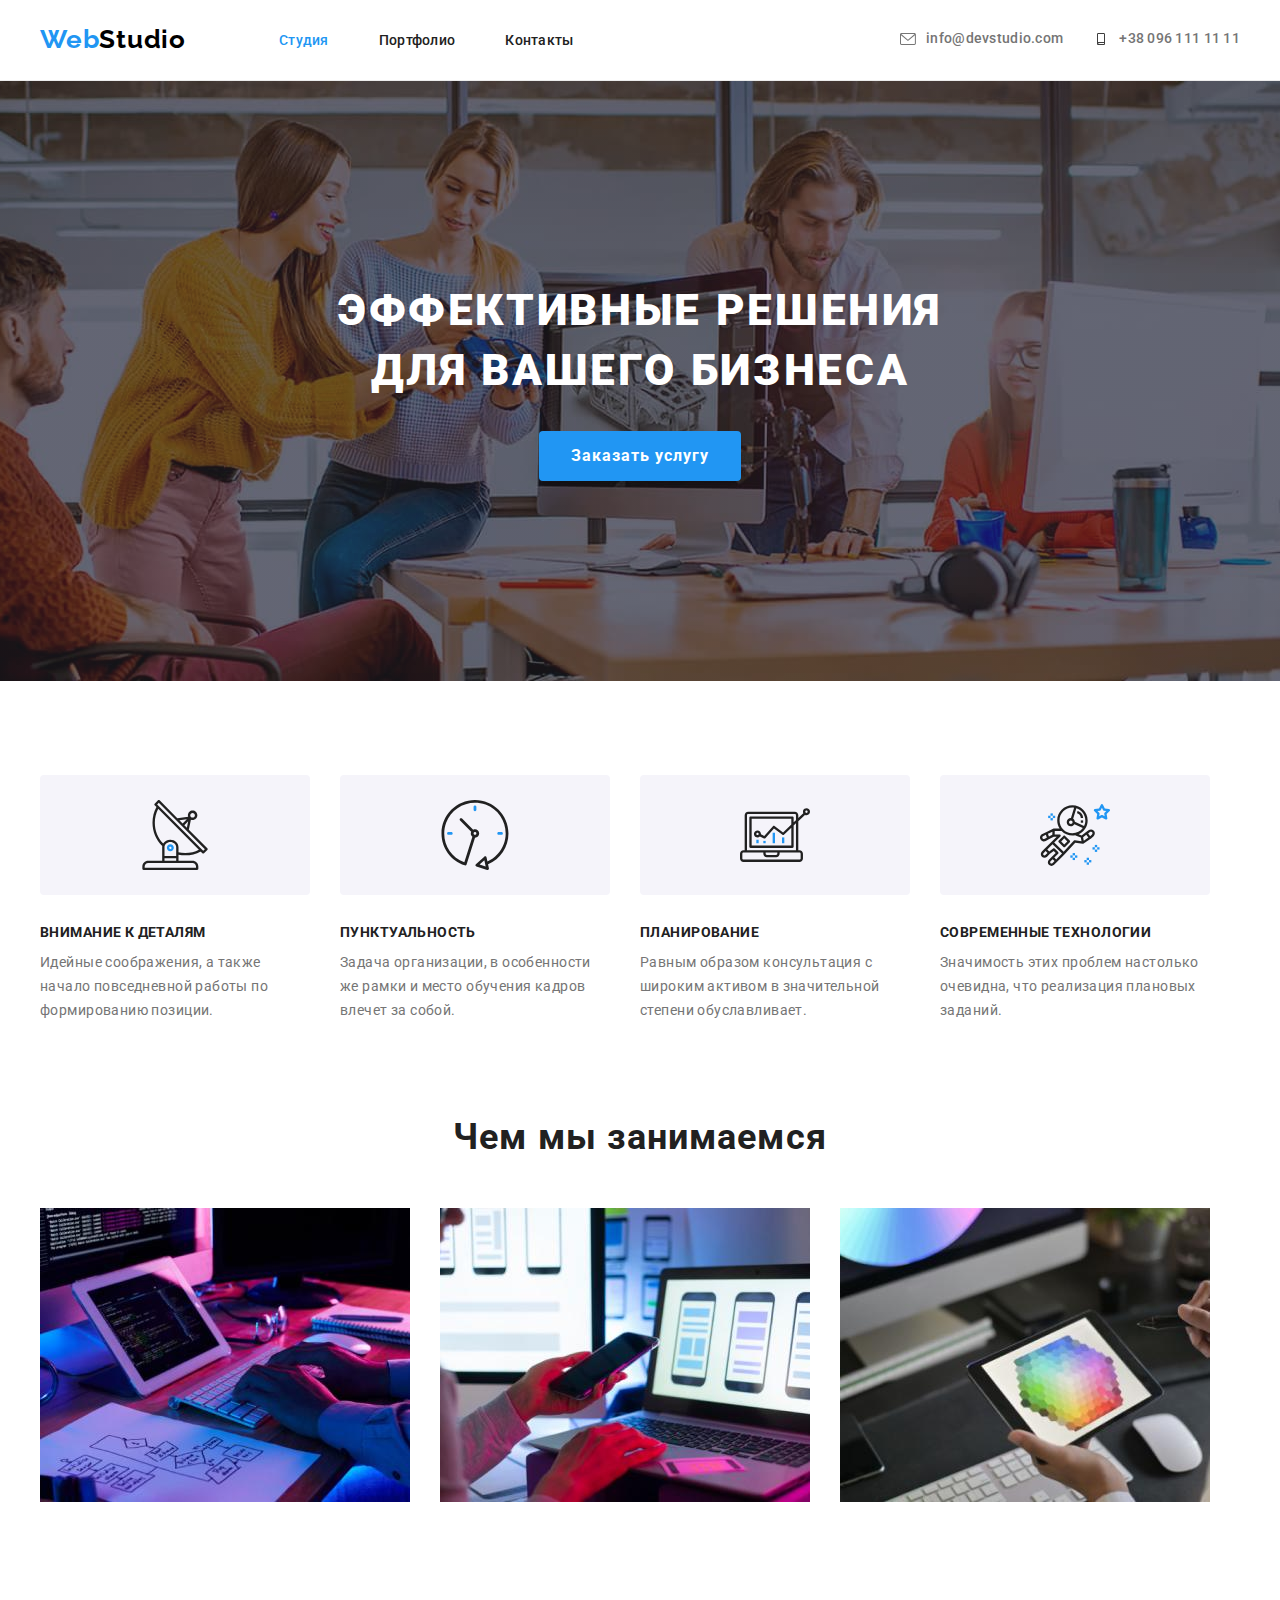
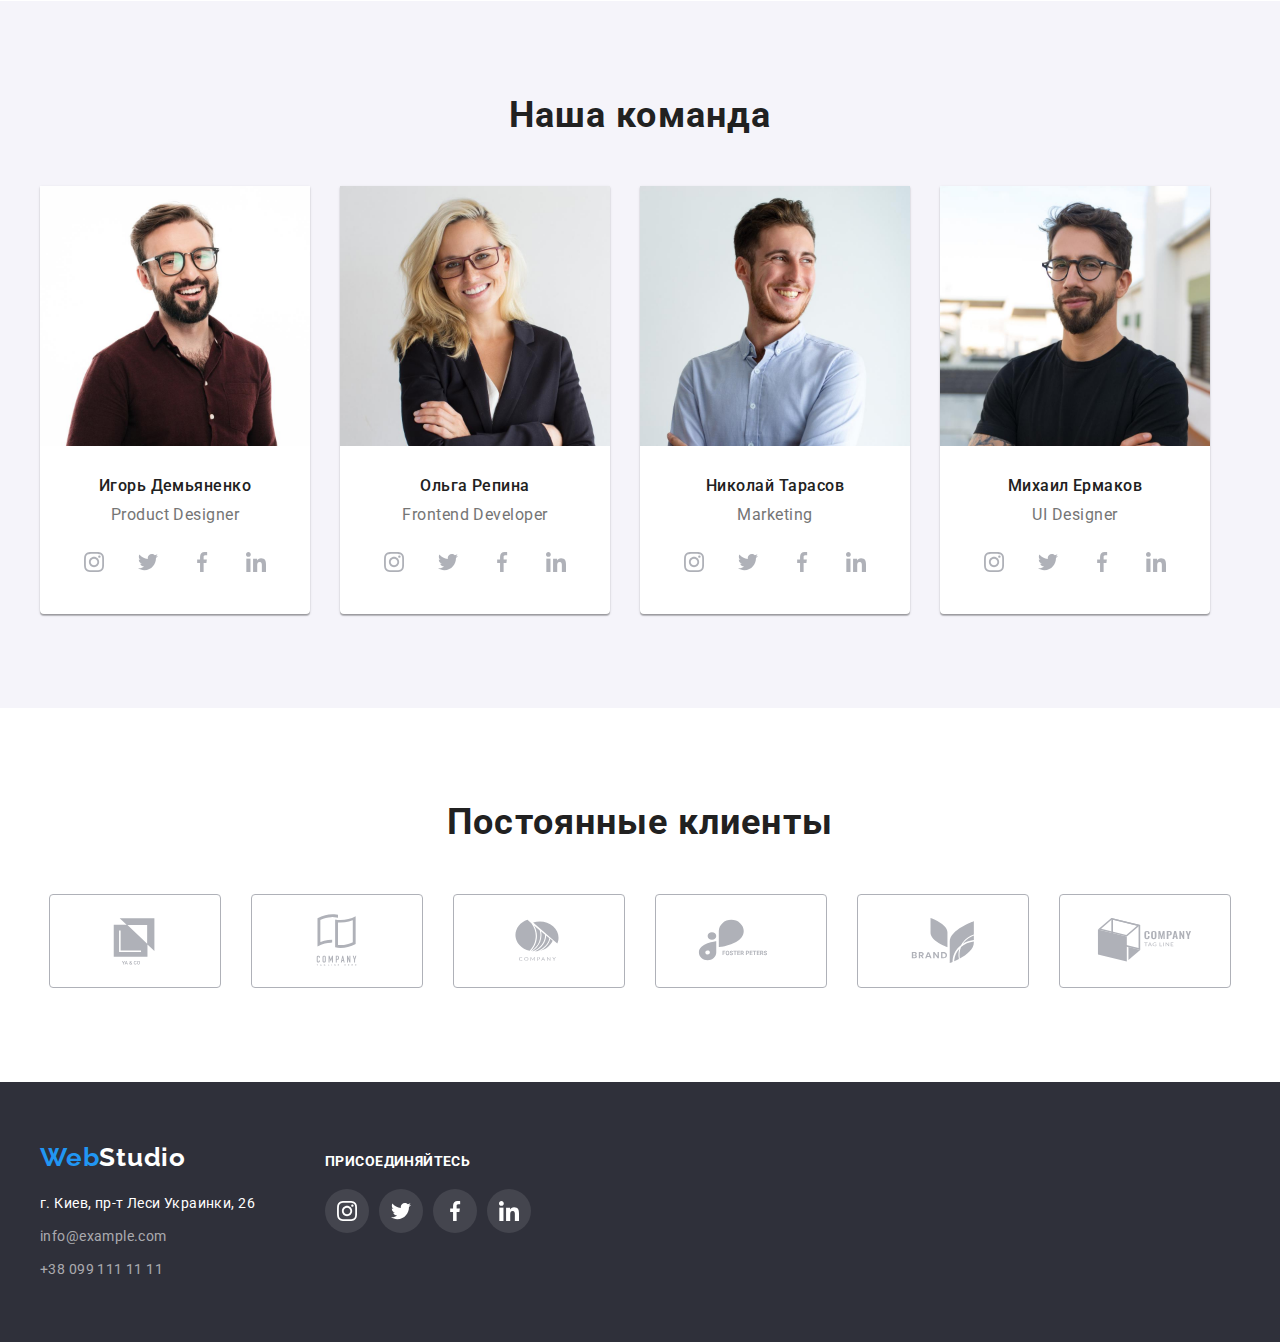
<file: index.html>
<!DOCTYPE html>
<html lang="ru">

<head>
    <meta charset="UTF-8">
    <meta http-equiv="X-UA-Compatible" content="IE=edge">
    <meta name="viewport" content="width=device-width, initial-scale=1.0">
    <title>WebStudio</title>
    <link rel="preconnect" href="https://fonts.googleapis.com">
    <link rel="preconnect" href="https://fonts.gstatic.com" crossorigin>
    <link
        href="https://fonts.googleapis.com/css2?family=Raleway:wght@700&family=Roboto:wght@400;500;700;900&display=swap"
        rel="stylesheet">
    <link rel="stylesheet" href="https://cdnjs.cloudflare.com/ajax/libs/modern-normalize/1.1.0/modern-normalize.min.css"
        integrity="sha512-wpPYUAdjBVSE4KJnH1VR1HeZfpl1ub8YT/NKx4PuQ5NmX2tKuGu6U/JRp5y+Y8XG2tV+wKQpNHVUX03MfMFn9Q=="
        crossorigin="anonymous" referrerpolicy="no-referrer" />
    <link rel="stylesheet" href="./css/styles.css">
</head>

<body>
    <!-- Шапка сторінки з логотипом (верхній блок)-->
    <header class="hdr">
        <div class="container hdr-nav-contact">
            <nav class="hdr-nav">
                <a class="logo" href="./index.html"><span>Web</span>Studio</a>
                <!-- Навігація на інші сторінки -->
                <ul class="site-nav list">
                    <li class="item"><a class="link studio" href="/index.html">Студия</a></li>
                    <li class="item"><a class="link" href="./portfolio.html">Портфолио</a></li>
                    <li class="item"><a class="link" href="">Контакты</a></li>
                </ul>
            </nav>
            <ul class="hdr-contact list">
                <li class="item">
                    <a class="hdr-link mail" href="mailto:info@devstudio.com"><svg class="hdr-icon-mail">
                            <use href="./images/icons/symbol-defs.svg#icon-envelope"></use>
                        </svg>info@devstudio.com</a>
                </li>
                <li class="item">
                    <a class="hdr-link tel" href="tel:+380961111111"><svg class="hdr-icon-tel">
                            <use href="./images/icons/symbol-defs.svg#icon-smartphone"></use>
                        </svg>+38 096 111 11 11</a>
                </li>
            </ul>
        </div>
    </header>
    <!-- Унікальний контент сторінки (3 блоки)-->
    <main>
        <!--Эффективные решения для вашего бизнеса-->
        <section class="section hero">
            <div class="container">
                <h1 class="section-title hero">Эффективные решения для вашего бизнеса</h1>
                <button type="button" class="btn-order"> Заказать услугу</button>
            </div>
        </section>

        <!-- Cписок особливостей -->
        <section class="section feature">
            <div class="container">
                <h2 class="visually-hidden">Особенности</h2>
                <ul class="feature-list list">
                    <li class="item">
                        <div class="item-icon">
                            <svg class="feature-icon">
                                <use href="./images/icons/symbol-defs.svg#icon-antenna"></use>
                            </svg>
                        </div>
                        <h3 class="title">Внимание к деталям</h3>
                        <p>Идейные соображения, а также начало повседневной работы по формированию позиции.</p>
                    </li>
                    <li class="item">
                        <div class="item-icon">
                            <svg class="feature-icon">
                                <use href="./images/icons/symbol-defs.svg#icon-clock"></use>
                            </svg>
                        </div>
                        <h3 class="title">Пунктуальность</h3>
                        <p>Задача организации, в особенности же рамки и место обучения кадров влечет за собой.</p>
                    </li>
                    <li class="item">
                        <div class="item-icon">
                            <svg class="feature-icon">
                                <use href="./images/icons/symbol-defs.svg#icon-diagram"></use>
                            </svg>
                        </div>
                        <h3 class="title">Планирование</h3>
                        <p>Равным образом консультация с широким активом в значительной степени обуславливает.</p>
                    </li>
                    <li class="item">
                        <div class="item-icon">
                            <svg class="feature-icon">
                                <use href="./images/icons/symbol-defs.svg#icon-astronaut"></use>
                            </svg>
                        </div>
                        <h3 class="title">Современные технологии</h3>
                        <p>Значимость этих проблем настолько очевидна, что реализация плановых заданий.</p>
                    </li>
                </ul>
            </div>
        </section>
        <!--Чем мы занимаемся-->
        <section class="section work">
            <div class="container">
                <h2 class="section-title work">Чем мы занимаемся</h2>
                <ul class="work-list list">
                    <li class="item"><img src="./images/box1.jpg" alt="photo1" width="370"></li>
                    <li class="item"><img src="./images/box2.jpg" alt="photo2" width="370"></li>
                    <li class="item"><img src="./images/box3.jpg" alt="photo3" width="370"></li>
                </ul>
            </div>
        </section>
        <!--Наша команда-->
        <section class="section team">
            <div class="container">
                <h2 class="section-title team">Наша команда</h2>
                <ul class="team-list list">
                    <li class="item">
                        <img class="team-card" src="./images/card1.jpg" alt="Игорь Демьяненко" width="270">
                        <div class="team-title-text">
                            <h3 class="title-team-card">Игорь Демьяненко</h3>
                            <p class="team-text">Product Designer</p>
                            <ul class="team-link-list list">
                                <li class="team-link-item">
                                    <a href="" class="social">
                                        <svg class="link-icon inst">
                                            <use href="./images/icons/symbol-defs.svg#icon-instagram"></use>
                                        </svg>
                                    </a>
                                </li>
                                <li class="team-link-item">
                                    <a href="" class="social">
                                        <svg class="link-icon twitter">
                                            <use href="./images/icons/symbol-defs.svg#icon-twitter"></use>
                                        </svg>
                                    </a>
                                </li>
                                <li class="team-link-item">
                                    <a href="" class="social">
                                        <svg class="link-icon facebook">
                                            <use href="./images/icons/symbol-defs.svg#icon-facebook"></use>
                                        </svg>
                                    </a>
                                </li>
                                <li class="team-link-item">
                                    <a href="" class="social">
                                        <svg class="link-icon linkedin">
                                            <use href="./images/icons/symbol-defs.svg#icon-linkedin"></use>
                                        </svg>
                                    </a>
                                </li>
                            </ul>
                        </div>
                    </li>
                    <li class="item">
                        <img class="team-card" src="./images/card2.jpg" alt="Ольга Репина" width="270">
                        <div class="team-title-text">
                            <h3 class="title-team-card">Ольга Репина</h3>
                            <p class="team-text">Frontend Developer</p>
                            <ul class="team-link-list list">
                                <li class="team-link-item">
                                    <a href="" class="social">
                                        <svg class="link-icon inst">
                                            <use href="./images/icons/symbol-defs.svg#icon-instagram"></use>
                                        </svg>
                                    </a>
                                </li>
                                <li class="team-link-item">
                                    <a href="" class="social">
                                        <svg class="link-icon twitter">
                                            <use href="./images/icons/symbol-defs.svg#icon-twitter"></use>
                                        </svg>
                                    </a>
                                </li>
                                <li class="team-link-item">
                                    <a href="" class="social">
                                        <svg class="link-icon facebook">
                                            <use href="./images/icons/symbol-defs.svg#icon-facebook"></use>
                                        </svg>
                                    </a>
                                </li>
                                <li class="team-link-item">
                                    <a href="" class="social">
                                        <svg class="link-icon linkedin">
                                            <use href="./images/icons/symbol-defs.svg#icon-linkedin"></use>
                                        </svg>
                                    </a>
                                </li>
                            </ul>
                        </div>
                    </li>
                    <li class="item">
                        <img class="team-card" src="./images/card3.jpg" alt="Николай Тарасов" width="270">
                        <div class="team-title-text">
                            <h3 class="title-team-card">Николай Тарасов</h3>
                            <p class="team-text">Marketing</p>
                            <ul class="team-link-list list">
                                <li class="team-link-item">
                                    <a href="" class="social">
                                        <svg class="link-icon inst">
                                            <use href="./images/icons/symbol-defs.svg#icon-instagram"></use>
                                        </svg>
                                    </a>
                                </li>
                                <li class="team-link-item">
                                    <a href="" class="social">
                                        <svg class="link-icon twitter">
                                            <use href="./images/icons/symbol-defs.svg#icon-twitter"></use>
                                        </svg>
                                    </a>
                                </li>
                                <li class="team-link-item">
                                    <a href="" class="social">
                                        <svg class="link-icon facebook">
                                            <use href="./images/icons/symbol-defs.svg#icon-facebook"></use>
                                        </svg>
                                    </a>
                                </li>
                                <li class="team-link-item">
                                    <a href="" class="social">
                                        <svg class="link-icon linkedin">
                                            <use href="./images/icons/symbol-defs.svg#icon-linkedin"></use>
                                        </svg>
                                    </a>
                                </li>
                            </ul>
                        </div>
                    </li>
                    <li class="item">
                        <img class="team-card" src="./images/card4.jpg" alt="Михаил Ермаков" width="270">
                        <div class="team-title-text">
                            <h3 class="title-team-card">Михаил Ермаков</h3>
                            <p class="team-text">UI Designer</p>
                            <ul class="team-link-list list">
                                <li class="team-link-item">
                                    <a href="" class="social">
                                        <svg class="link-icon inst">
                                            <use href="./images/icons/symbol-defs.svg#icon-instagram"></use>
                                        </svg>
                                    </a>
                                </li>
                                <li class="team-link-item">
                                    <a href="" class="social">
                                        <svg class="link-icon twitter">
                                            <use href="./images/icons/symbol-defs.svg#icon-twitter"></use>
                                        </svg>
                                    </a>
                                </li>
                                <li class="team-link-item">
                                    <a href="" class="social">
                                        <svg class="link-icon facebook">
                                            <use href="./images/icons/symbol-defs.svg#icon-facebook"></use>
                                        </svg>
                                    </a>
                                </li>
                                <li class="team-link-item">
                                    <a href="" class="social">
                                        <svg class="link-icon linkedin">
                                            <use href="./images/icons/symbol-defs.svg#icon-linkedin"></use>
                                        </svg>
                                    </a>
                                </li>
                            </ul>
                </ul>
            </div>
            </li>
            </ul>
            </div>
        </section>
        <!-- Постоянные клиенты -->
        <section class="section clients">
            <div class="container">
                <h2 class="section-title clients">Постоянные клиенты</h2>
                <ul class="clients-list list">
                    <li class="clients-item">
                        <a href="" class="clients-link">
                            <svg class="clients-icon">
                                <use href="./images/icons/symbol-defs.svg#icon-Logo"></use>
                            </svg>
                        </a>
                    </li>
                    <li class="clients-item">
                        <a href="" class="clients-link">
                            <svg class="clients-icon">
                                <use href="./images/icons/symbol-defs.svg#icon-Logo2"></use>
                            </svg>
                        </a>
                    </li>
                    <li class="clients-item">
                        <a href="" class="clients-link">
                            <svg class="clients-icon">
                                <use href="./images/icons/symbol-defs.svg#icon-Logo3"></use>
                            </svg>
                        </a>
                    </li>
                    <li class="clients-item">
                        <a href="" class="clients-link">
                            <svg class="clients-icon">
                                <use href="./images/icons/symbol-defs.svg#icon-Logo4"></use>
                            </svg>
                        </a>
                    </li>
                    <li class="clients-item">
                        <a href="" class="clients-link">
                            <svg class="clients-icon">
                                <use href="./images/icons/symbol-defs.svg#icon-Logo5"></use>
                            </svg>
                        </a>
                    </li>
                    <li class="clients-item">
                        <a href="" class="clients-link">
                            <svg class="clients-icon">
                                <use href="./images/icons/symbol-defs.svg#icon-Logo6"></use>
                            </svg>
                        </a>
                    </li>
                </ul>
            </div>
        </section>


    </main>
    <!-- Підвал сторінки (нижня частина)-->
    <footer class="footer-box">
        <div class="container footer">
            <div class="adress-box">
                <!-- Копірайт -->
                <a class="logo-footer" href="./index.html"> <span>Web</span>Studio</a>
                <!-- Посилання на соцмережі -->
                <address>
                    <ul class="contact list">
                        <li><a class="contact-adres" href="https://goo.gl/maps/HZU3c6R3okZjk7ic6" target="_blank"
                                rel="noopener noreferrer">г. Киев, пр-т Леси Украинки, 26</a></li>
                        <li><a class="contact-mail" href="mailto:info@example.com">info@example.com</a></li>
                        <li><a class="contact-tel" href="tel:+380991111111">+38 099 111 11 11</a></li>
                    </ul>
                </address>
            </div>
            <!--LINK SOC  -->
            <div class="footer-link">
                <p class="footer-link-text">Присоединяйтесь</p>
                <ul class="footer-link-list list">
                    <li class="footer-link-item">
                        <a href="" class="footer-social">
                            <svg class="footer-link-icon">
                                <use href="./images/icons/symbol-defs.svg#icon-instagram"></use>
                            </svg>
                        </a>
                    </li>
                    <li class="footer-link-item">
                        <a href="" class="footer-social">
                            <svg class="footer-link-icon">
                                <use href="./images/icons/symbol-defs.svg#icon-twitter"></use>
                            </svg>
                        </a>
                    </li>
                    <li class="footer-link-item">
                        <a href="" class="footer-social">
                            <svg class="footer-link-icon">
                                <use href="./images/icons/symbol-defs.svg#icon-facebook"></use>
                            </svg>
                        </a>
                    </li>
                    <li class="footer-link-item">
                        <a href="" class="footer-social">
                            <svg class="footer-link-icon">
                                <use href="./images/icons/symbol-defs.svg#icon-linkedin"></use>
                            </svg>
                        </a>
                    </li>
                </ul>
            </div>
        </div>
    </footer>
</body>

</html>
</file>
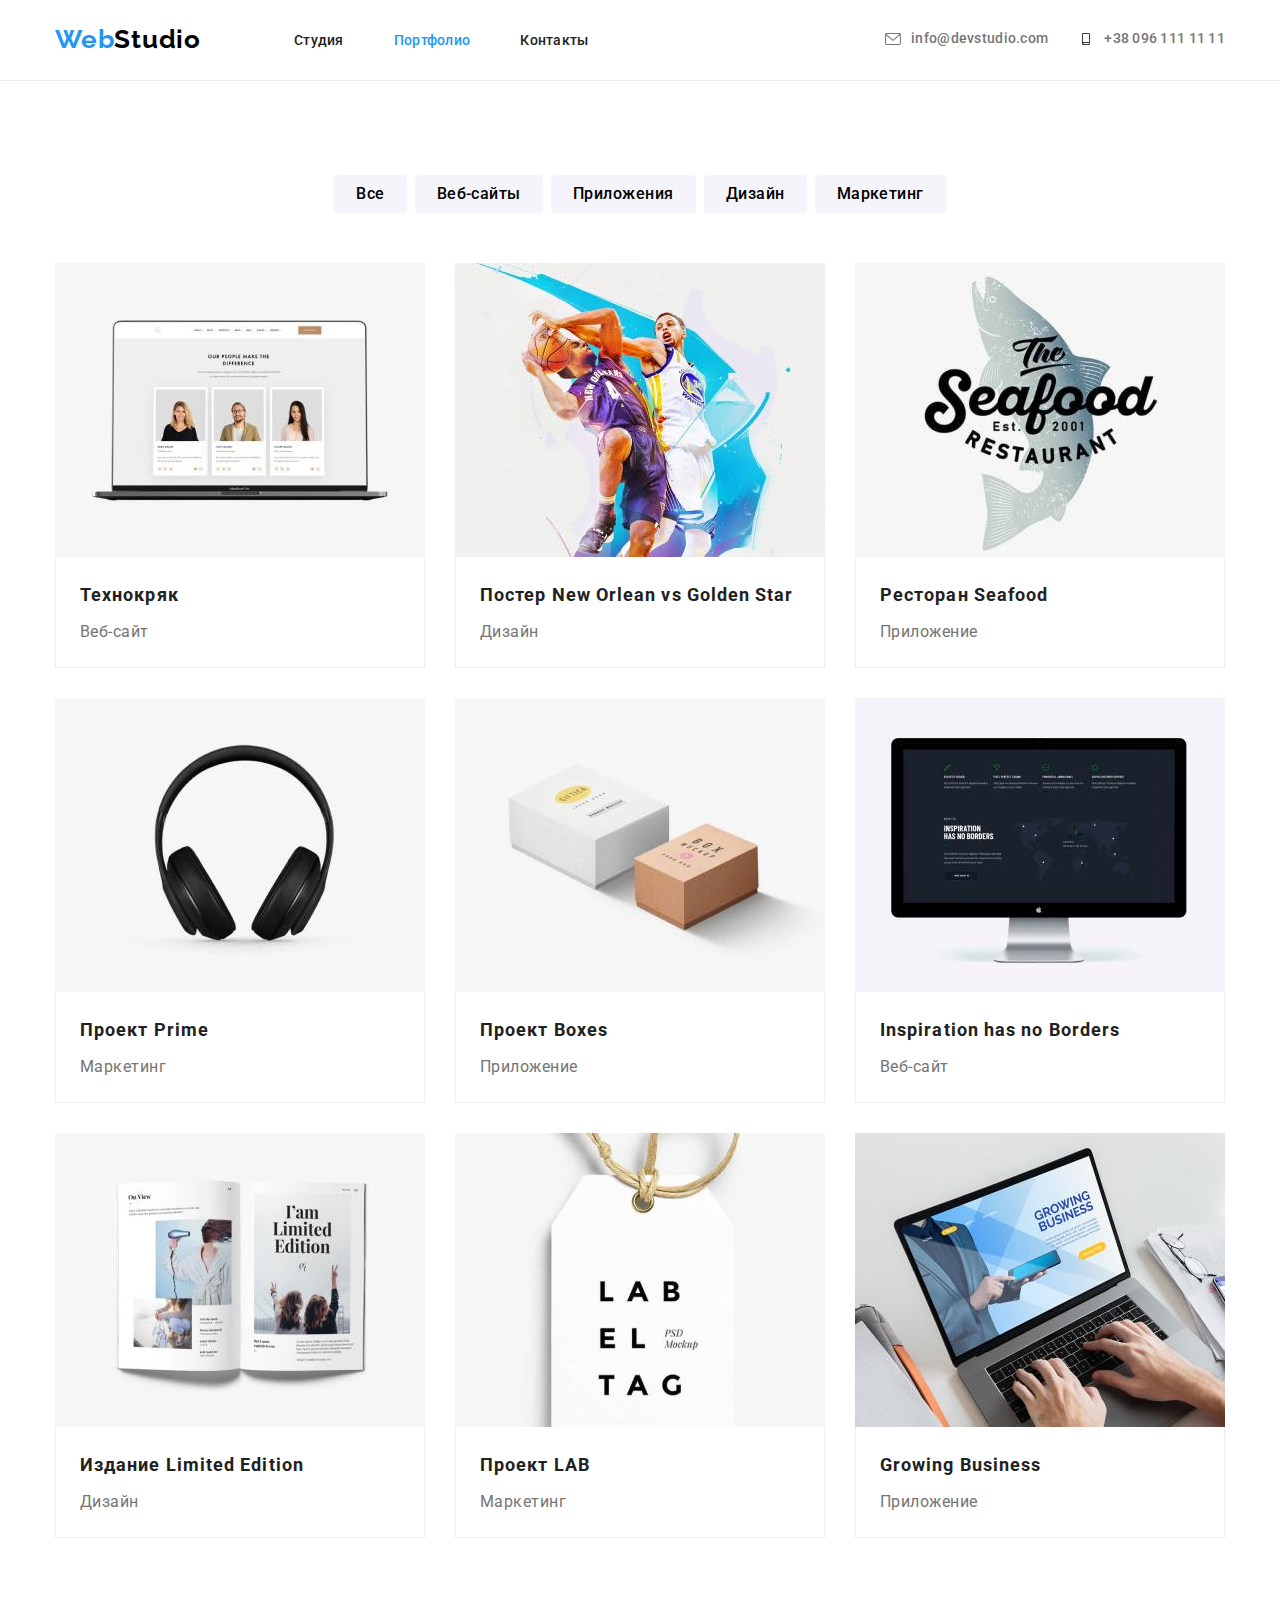
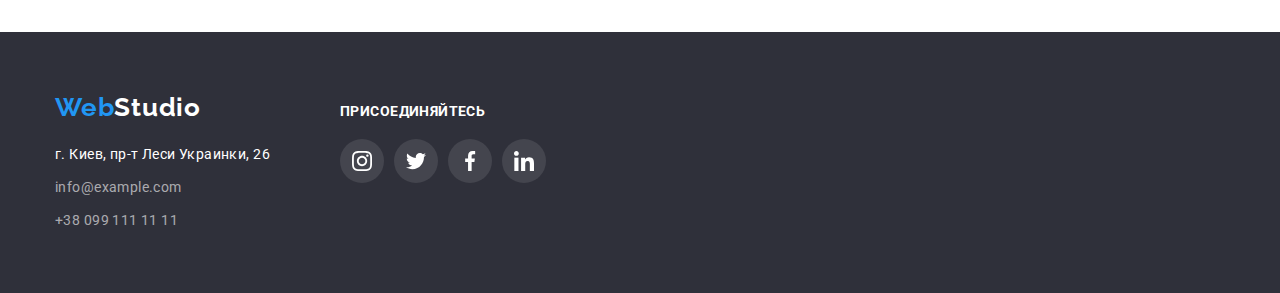
<file: portfolio.html>
<!DOCTYPE html>
<html lang="ru">

<head>
    <meta charset="UTF-8">
    <meta http-equiv="X-UA-Compatible" content="IE=edge">
    <meta name="viewport" content="width=device-width, initial-scale=1.0">
    <title>Portfolio</title>
    <link rel="preconnect" href="https://fonts.googleapis.com">
    <link rel="preconnect" href="https://fonts.gstatic.com" crossorigin>
    <link
        href="https://fonts.googleapis.com/css2?family=Raleway:wght@700&family=Roboto:wght@400;500;700;900&display=swap"
        rel="stylesheet">
    <link rel="stylesheet" href="./css/modern-normalize.css">
    <link rel="stylesheet" href="./css/styles.css">
</head>

<body>

    <header class="hdr">
        <div class="container hdr-nav-contact">
            <nav class="hdr-nav">
                <a class="logo" href="./index.html"><span>Web</span>Studio</a>
                <!-- Навігація на інші сторінки -->
                <ul class="site-nav list">
                    <li class="item"><a class="link" href="/index.html">Студия</a></li>
                    <li class="item"><a class="link portfolio" href="./portfolio.html">Портфолио</a></li>
                    <li class="item"><a class="link" href="">Контакты</a></li>
                </ul>
            </nav>
            <ul class="hdr-contact list">
                <li class="item">
                    <a class="hdr-link mail" href="mailto:info@devstudio.com"><svg class="hdr-icon-mail">
                            <use href="./images/icons/symbol-defs.svg#icon-envelope"></use>
                        </svg>info@devstudio.com</a>
                </li>
                <li class="item">
                    <a class="hdr-link tel" href="tel:+380961111111"><svg class="hdr-icon-tel">
                            <use href="./images/icons/symbol-defs.svg#icon-smartphone"></use>
                        </svg>+38 096 111 11 11</a>
                </li>
            </ul>
        </div>
    </header>
    <main>
    
        <section class="portfolio-section">
            <div class="container">
                <h1 class="portf-title">Портфолио</h1>
                <ul class="buttons-portf list">
                    <li class="item"><button class="btn-portf" type="button">Все</button></li>
                    <li class="item"><button class="btn-portf" type="button">Веб-сайты</button></li>
                    <li class="item"><button class="btn-portf" type="button">Приложения</button></li>
                    <li class="item"><button class="btn-portf" type="button">Дизайн</button></li>
                    <li class="item"><button class="btn-portf" type="button">Маркетинг</button></li>
                </ul>
    
                <ul class="portfolio-list list">
                    <li class="item">
                        <img class="portf-card" src="./images/portfolio/img.jpg" width="370" alt="Технокряк">
                        <div class="card-border">
                            <h2 class="portf-list-title">Технокряк</h2>
                            <p class="portf-list-text">Веб-сайт</p>
                        </div>
                    </li>
                    <li class="item">
                        <img class="portf-card" src="./images/portfolio/img1.jpg" width="370"
                            alt="Постер New Orlean vs Golden Star">
                        <div class="card-border">
                            <h2 class="portf-list-title">Постер New Orlean vs Golden Star</h2>
                            <p class="portf-list-text">Дизайн</p>
                        </div>
                    </li>
                    <li class="item">
                        <img class="portf-card" src="./images/portfolio/img2.jpg" width="370" alt="Ресторан Seafood">
                        <div class="card-border">
                            <h2 class="portf-list-title">Ресторан Seafood</h2>
                            <p class="portf-list-text">Приложение</p>
                        </div>
                    </li>
                    <li class="item">
                        <img class="portf-card" src="./images/portfolio/img3.jpg" width="370" alt="Проект Prime">
                        <div class="card-border">
                            <h2 class="portf-list-title">Проект Prime</h2>
                            <p class="portf-list-text">Маркетинг</p>
                        </div>
                    </li>
                    <li class="item">
                        <img class="portf-card" src="./images/portfolio/img4.jpg" width="370" alt="Проект Boxes">
                        <div class="card-border">
                            <h2 class="portf-list-title">Проект Boxes</h2>
                            <p class="portf-list-text">Приложение</p>
                        </div>
                    </li>
                    <li class="item">
                        <img class="portf-card" src="./images/portfolio/img5.jpg" width="370"
                            alt="Inspiration has no Borders">
                        <div class="card-border">
                            <h2 class="portf-list-title">Inspiration has no Borders</h2>
                            <p class="portf-list-text">Веб-сайт</p>
                        </div>
                    </li>
                    <li class="item">
                        <img class="portf-card" src="./images/portfolio/img6.jpg" width="370" alt="Издание Limited Edition">
                        <div class="card-border">
                            <h2 class="portf-list-title">Издание Limited Edition</h2>
                            <p class="portf-list-text">Дизайн</p>
                        </div>
                    </li>
                    <li class="item">
                        <img class="portf-card" src="./images/portfolio/img7.jpg" width="370" alt="Проект LAB">
                        <div class="card-border">
                            <h2 class="portf-list-title">Проект LAB</h2>
                            <p class="portf-list-text">Маркетинг</p>
                        </div>
                    </li>
                    <li class="item">
                        <img class="portf-card" src="./images/portfolio/img8.jpg" width="370" alt="Growing Business">
                        <div class="card-border">
                            <h2 class="portf-list-title">Growing Business</h2>
                            <p class="portf-list-text">Приложение</p>
                        </div>
                    </li>
                </ul>
            </div>
        </section>
    </main>
    <footer class="footer-box">
        <div class="container footer">
            <div class="adress-box">
                <!-- Копірайт -->
                <a class="logo-footer" href="./index.html"> <span>Web</span>Studio</a>
                <!-- Посилання на соцмережі -->
                <address>
                    <ul class="contact list">
                        <li><a class="contact-adres" href="https://goo.gl/maps/HZU3c6R3okZjk7ic6" target="_blank"
                                rel="noopener noreferrer">г. Киев, пр-т Леси Украинки, 26</a></li>
                        <li><a class="contact-mail" href="mailto:info@example.com">info@example.com</a></li>
                        <li><a class="contact-tel" href="tel:+380991111111">+38 099 111 11 11</a></li>
                    </ul>
                </address>
            </div>
            <!--LINK SOC  -->
            <div class="footer-link">
                <p class="footer-link-text">Присоединяйтесь</p>
                <ul class="footer-link-list list">
                    <li class="footer-link-item">
                        <a href="" class="footer-social">
                            <svg class="footer-link-icon">
                                <use href="./images/icons/symbol-defs.svg#icon-instagram"></use>
                            </svg>
                        </a>
                    </li>
                    <li class="footer-link-item">
                        <a href="" class="footer-social">
                            <svg class="footer-link-icon">
                                <use href="./images/icons/symbol-defs.svg#icon-twitter"></use>
                            </svg>
                        </a>
                    </li>
                    <li class="footer-link-item">
                        <a href="" class="footer-social">
                            <svg class="footer-link-icon">
                                <use href="./images/icons/symbol-defs.svg#icon-facebook"></use>
                            </svg>
                        </a>
                    </li>
                    <li class="footer-link-item">
                        <a href="" class="footer-social">
                            <svg class="footer-link-icon">
                                <use href="./images/icons/symbol-defs.svg#icon-linkedin"></use>
                            </svg>
                        </a>
                    </li>
                </ul>
            </div>
        </div>
    </footer>
    
    </body>
    
    </html>
</file>
<file: css/styles.css>
:root {
    --primary-text-color: #757575;
    --title-color: #212121;
    --link-hover-color: #2196F3;
    --accent-color: #2196F3;
    --btn-color: #2196F3;
    --primary-bg-color: #2F303A;
    --bg-prioritet-color: #fff;
    --bg-another-color: #F5F4FA;
}

body {
    margin: 0 0 0 0;
    font-family: Roboto, sans-serif;
    background: #fff;
    color: var(--primary-text-color);
    font-size: 14px;
    line-height: 1.33;
}


/* Нижче буде скидування стилів для тегів */
p,
h1,
h2,
h3,
h4,
h5,
h6 {
    margin: 0;
}


ul,
ol {
    margin: 0;
    padding: 0;
}

button {
    cursor: pointer;
}

address {
    font-style: normal;
}


.container {
    width: 1200px;
    margin: 0 auto;
    padding-left: 15px;
    padding-right: 15px;
}

/* контейнерів може бути декілька, якщо секції різної ширини */

.list {
    padding-top: 0;
    padding-bottom: 0;
    padding-right: 0;
    padding-left: 0;
    margin-top: 0;
    margin-bottom: 0;
    margin-left: 0;
    margin-right: 0;
    list-style: none;
}

/* скидує стилі списків */

.visually-hidden {
    position: absolute;
    width: 1px;
    height: 1px;
    margin: -1px;
    border: 0;
    padding: 0;

    white-space: nowrap;
    clip-path: inset(100%);
    clip: rect(0 0 0 0);
    overflow: hidden;
}

/* приховує елементи без втрати семантики */


/* ========HEADER======= */

.hdr {
    border-bottom: 1px solid #ECECEC;
}


.hdr-nav-contact {
    display: flex;
    align-items: center;
    justify-content: space-between;
}

.hdr-nav {
    display: flex;
    align-items: center;
}

.logo {
    font-family: 'Raleway', sans-serif;
    font-weight: 700;
    font-size: 26px;
    line-height: 1.19;
    letter-spacing: 0.03em;
    color: black;
    text-decoration: none;
    padding-top: 24px;
    padding-bottom: 25px;
}

.logo span {
    color: var(--accent-color)
}



.logo:hover {
    color: var(--link-hover-color);
}



/* site-nav */
.site-nav {
    display: flex;
    margin-left: 93px;
}

/* .site-nav .item:not(:last-child){
  margin-right: 50px;
} */

.site-nav .item+.item {
    margin-left: 50px;
}

.site-nav-list {
    display: flex;
    margin-right: 305px;
}


.site-nav .link {

    padding-top: 32px;
    padding-bottom: 32px;

    color: #212121;
    font-style: normal;
    font-weight: 500;
    font-size: 14px;
    line-height: 1.1;
    letter-spacing: 0.02em;
    text-decoration: none;

}

.site-nav .link:hover,
.site-nav .link:focus {
    color: var(--link-hover-color);
}

.link.studio {
    color: var(--accent-color);
}



.hdr-contact.list {
    display: flex;
    margin-left: auto;
}


.hdr-contact .item+.item {
    margin-left: 30px;

}

.hdr-contact .item {
    display: flex;
    align-items: center;
    justify-content: center;
}

.hdr-contact .hdr-link {
    display: flex;
    align-items: center;
    padding-top: 24px;
    padding-bottom: 25px;
    color: var(--primary-text-color);
    text-decoration: none;
    font-style: normal;
    font-weight: 500;
    font-size: 14px;
    line-height: 1.14;
    letter-spacing: 0.02em;

}

.hdr-contact .hdr-link:hover,
.hdr-contact .hdr-link:focus,
.hdr-contact .hdr-link:hover .hdr-icon-mail,
.hdr-contact .hdr-link:hover .hdr-icon-tel,
.hdr-contact .hdr-link:focus .hdr-icon-mail,
.hdr-contact .hdr-link:focus .hdr-icon-tel {
    color: var(--accent-color);
    fill: var(--accent-color);
}



.hdr-icon-mail {
    width: 16px;
    height: 12px;
    margin-right: 10px;
    fill:
        rgba(117, 117, 117, 1);
}

.hdr-icon-tel {
    width: 16px;
    height: 12px;
    margin-right: 10px;
    
}
.hdr-icon-mail:focus ,
.hdr-icon-tel:focus{
color:var(--accent-color);
}

/* ========ORDER======= */
/* Эффективные решения для вашего бизнеса */

section.hero {
    max-width: 1600px;
    margin-left: auto;
    margin-right: auto;
    padding-top: 200px;
    padding-bottom: 200px;
    align-items: center;
    text-align: center;
    background-color: var(--primary-bg-color);
    background-image: linear-gradient(to right, rgba(47, 48, 58, 0.4), rgba(47, 48, 58, 0.4)), url(../images/hero-bg.jpg);
    background-repeat: no-repeat;
    background-position: center;
}

.section-title {
    color: var(--title-color);
}

.section-title.hero {
    margin-top: 0;
    margin-bottom: 30px;
    margin-left: auto;
    margin-right: auto;
    width: 696px;
    height: 120px;

    font-weight: 900;
    font-size: 44px;
    line-height: 1.36;
    letter-spacing: 0.06em;
    text-transform: uppercase;
    color: #fff;

}

.btn-order {
    min-width: 200px;
    height: 50px;
    padding-top: 10px;
    padding-bottom: 10px;
    padding-right: 32px;
    padding-left: 32px;
    margin-right: 484px;
    margin-left: 484px;

    border-radius: 4px;
    border: transparent;
    background: var(--btn-color);
    box-shadow: 0px 4px 4px rgba(0, 0, 0, 0.15);
    font-family: inherit;
    font-weight: 700;
    font-size: 16px;
    line-height: 1.87;
    letter-spacing: 0.06em;

    cursor: pointer;
    color: #FFFFFF;
}


/* ======FEATURES===== */
/* features Особенности*/
.feature {
    padding-top: 94px;
    padding-bottom: 94px;
    padding-left: 0;
    padding-right: 0;
    background-color: var(--bg-color-wite);
}

.feature-list {
    display: flex;
}

.feature-list .item {
    max-width: 270px;
}

.feature-list .item p {
    line-height: 1.71;
    letter-spacing: 0.03em;
}

.feature-list .item+.item {
    margin-left: 30px;
}

.item-icon {
    display: flex;
    align-items: center;
    justify-content: center;
    width: 270px;
    height: 120px;
    margin-bottom: 30px;
    background-color: var(--bg-another-color);
    border-radius: 4px;
}

.feature-icon {
    width: 70px;
    height: 70px;
}

.feature-list .title {
    margin-bottom: 10px;
    color: var(--title-color);
    font-weight: 700;
    font-size: 14px;
    line-height: 1.14;
    letter-spacing: 0.03em;
    text-transform: uppercase;
}

/* =======WORK======== */
/* ЧЕМ МЫ ЗАНИМАЕМСЯ */

.section.work {
    background-color: var(--bg-color-wite);
    padding-bottom: 94px;
}


.work-list {
    display: flex;
}

.work-list .item+.item {
    margin-left: 30px;
}

/* =======TEAM======= */
/* Наша команда */

.section.team {
    padding-top: 94px;
    padding-bottom: 94px;
    background-color: var(--bg-another-color);

}

.section-title.work,
.section-title.team,
.section-title.clients {
    margin-top: 0;
    margin-bottom: 50px;
    font-weight: 700;
    font-size: 36px;
    line-height: 1.15;
    text-align: center;
    letter-spacing: 0.03em;
}

.team-list {
    display: flex;
}

.team-list .item {
    background-color: #fff;
    box-shadow: 0px 1px 3px rgba(0, 0, 0, 0.12), 0px 1px 1px rgba(0, 0, 0, 0.14), 0px 2px 1px rgba(0, 0, 0, 0.2);
    border-radius: 0px 0px 4px 4px;
}

.team-list .item+.item {
    margin-left: 30px;
}

.team-card {
    display: block;
}

.title-team-card {
    margin-bottom: 10px;
    font-weight: 500;
    font-size: 16px;
    text-align: center;
    line-height: 1.19;
    letter-spacing: 0.03em;
    color: var(--title-color);
}

.team-text {
    margin-bottom: 16px;
    font-size: 16px;
    line-height: 1.19;
    text-align: center;
    letter-spacing: 0.03em;

    color: var(--primary-text-color);
}

.team-title-text {
    padding-top: 30px;
    padding-bottom: 30px;
}

.team-link-list {
    display: flex;
    padding-right: 32px;
    padding-left: 32px;
    /* justify-content: center; */
}





.social {
    display: flex;
    align-items: center;
    justify-content: center;
    width: 44px;
    height: 44px;
    fill:
        rgba(175, 177, 184, 1);
}

.team-link-list .team-link-item+.team-link-item {
    margin-left: 10px;
}

.link-icon {
    width: 20px;
    height: 20px;
    padding: 0;
}

.social:hover,
.social:focus {
    background-color: var(--accent-color);
    border-radius: 50%;
    fill: #FFFFFF;
}

/* =====CUSTOMERS=== */
/* Постоянные клиетны */
s.ection-title.clients {
    margin-bottom: 50px;
}

.section.clients {
    padding-top: 94px;
    padding-bottom: 94px;
}

.clients-list {
    display: flex;
    justify-content: center;
}

.clients-list .clients-item+.clients-item {
    margin-left: 30px;
}

.clients-link {
    display: flex;
    width: 170px;
    height: 92px;
    border: 1px solid #AFB1B8;
    border-radius: 4px;
    align-items: center;
    justify-content: center;
}


.clients-link:hover .clients-icon,
.clients-link:focus .clients-icon {
    fill: var(--accent-color);
}

.clients-link:hover,
.clients-link:focus {
    border: 1px solid var(--accent-color);
}

.clients-icon {
    width: 106px;
    height: 60px;
    fill: #AFB1B8;
}





/*========FOOTER========*/
.container.footer {
    display: flex;
    align-items:baseline; 
}

.footer-box {
    padding-top: 60px;
    padding-bottom: 60px;
    background-color: var(--primary-bg-color);
}

.adres-box {
   


}

.logo-footer {
    display: block;

    margin-bottom: 20px;

    font-family: 'Raleway';
    font-weight: 700;
    font-size: 26px;
    line-height: 1.19;
    letter-spacing: 0.03em;
    color: #fff;
    text-decoration: none;
}

.logo-footer span {
    color: var(--accent-color);

}

.logo-footer:hover {
    color: var(--link-hover-color);
}

.contact-adres {
    display: inline-block;
    margin-bottom: 9px;
    font-style: normal;
    font-size: 14px;
    line-height: 1.71;
    letter-spacing: 0.03em;
    text-decoration: none;
    color: #FFFFFF;
}

.contact-mail {
    display: block;
    margin-bottom: 9px;
}

.contact-tel {
    display: block;
}

.contact-mail,
.contact-tel {
    color: rgba(255, 255, 255, 0.6);
    font-style: normal;
    font-size: 14px;
    line-height: 1.71;
    letter-spacing: 0.03em;
    text-decoration: none;
}

.contact-adres:hover,
.contact-mail:hover,
.contact-tel:hover {
    color: var(--link-hover-color);
}

.contact-adres:focus,
.contact-mail:focus,
.contact-tel:focus {
    color: var(--link-hover-color);
}



.footer-link {
    margin-left: 70px;
  
}

.footer-link-text {
    margin-bottom: 20px;
    font-weight: 700;
    font-size: 14px;
    line-height: 16px;
    letter-spacing: 0.03em;
    text-transform: uppercase;

    color: #FFFFFF;
}

.footer-link-list .footer-link-item+.footer-link-item {
    margin-left: 10px;
}

.footer-link-list {
    display: flex;
}

.footer-social {
    display: flex;
    align-items: center;
    justify-content: center;
    width: 44px;
    height: 44px;
    border-radius: 50%;
    background-color: rgba(255, 255, 255, 0.1);
    fill: var(--bg-prioritet-color);
}

.footer-social:hover,
.footer-social:focus {
    background-color: var(--accent-color);
}

.footer-link-icon {
    width: 20px;
    height: 20px;
    ;

}


/* PORTFOLIO STYLES */
/* ================= */

.link.portfolio {
    color: var(--accent-color);
}

.portfolio-section {
    padding-top: 94px;
    padding-bottom: 94px;
}


.portf-title {
    font-size: 0;
}

/* ===СПИСОК КНОПОК=== */

.buttons-portf.list {
    display: flex;
    margin-bottom: 50px;
    justify-content: center;

}

.buttons-portf .item+.item {
    margin-left: 8px;
}

.btn-portf {
    padding-top: 6px;
    padding-bottom: 6px;
    padding-right: 22px;
    padding-left: 22px;
    height: 38px;
    background: #F5F4FA;
    border: none;
    border-radius: 4px;


    font-family: inherit;
    font-weight: 500;
    font-size: 16px;
    line-height: 1.62;
    text-align: center;
    letter-spacing: 0.03em;
    cursor: pointer;
}

.btn-portf:hover,
.btn-portf:focus {
    background: var(--link-hover-color);
    box-shadow: 0px 3px 1px rgba(0, 0, 0, 0.1), 0px 1px 2px rgba(0, 0, 0, 0.08), 0px 2px 2px rgba(0, 0, 0, 0.12);
    color: #FFFFFF;
}

/*===ПОРТФОЛІО РОБІТ=== */

.portfolio-list .item {
    width: 370px;
    margin: 15px;
}


.portfolio-list {
    display: flex;
    flex-wrap: wrap;
    margin: -15px;
}

.portfolio-list .item:hover {
    box-shadow: 0px 1px 1px rgba(0, 0, 0, 0.12), 0px 4px 4px rgba(0, 0, 0, 0.06), 1px 4px 6px rgba(0, 0, 0, 0.16);
    cursor: pointer;
}

.portf-card {
    display: block;
}

.portf-list-title {

    margin-bottom: 4px;

    font-weight: 700;
    font-size: 18px;
    line-height: 2;
    letter-spacing: 0.06em;
    color: var(--title-color);
}

.portf-list-text {
    font-size: 16px;
    line-height: 1.88;
    letter-spacing: 0.03em;
    color: var(--primary-text-color);
}

.card-border {
    padding-top: 20px;
    padding-bottom: 20px;
    padding-left: 24px;
    padding-right: 24px;
    margin: 0;
    border-left: 1px solid #EEEEEE;
    border-right: 1px solid #EEEEEE;
    border-bottom: 1px solid #EEEEEE;
}

/*
колір основного тексту #212121
колір h1 #FFFFFF
колір web #2196F3
колір p, mail tel (header) #757575
колір background #2F303A
колір background наша команда #F5F4FA ;
колір*/

/* ФОРМУЛА від ширини відняти суму зазорів, поділити на кількість елементів в рядку і забрати у останніх марджин */

/* .portfolio-list .item:nth-child(3n){
  margin-right: 0;
} */
/* .portfolio-list .item:nth-last-child(-n+3){
margin-bottom: 0;
} */
</file>
